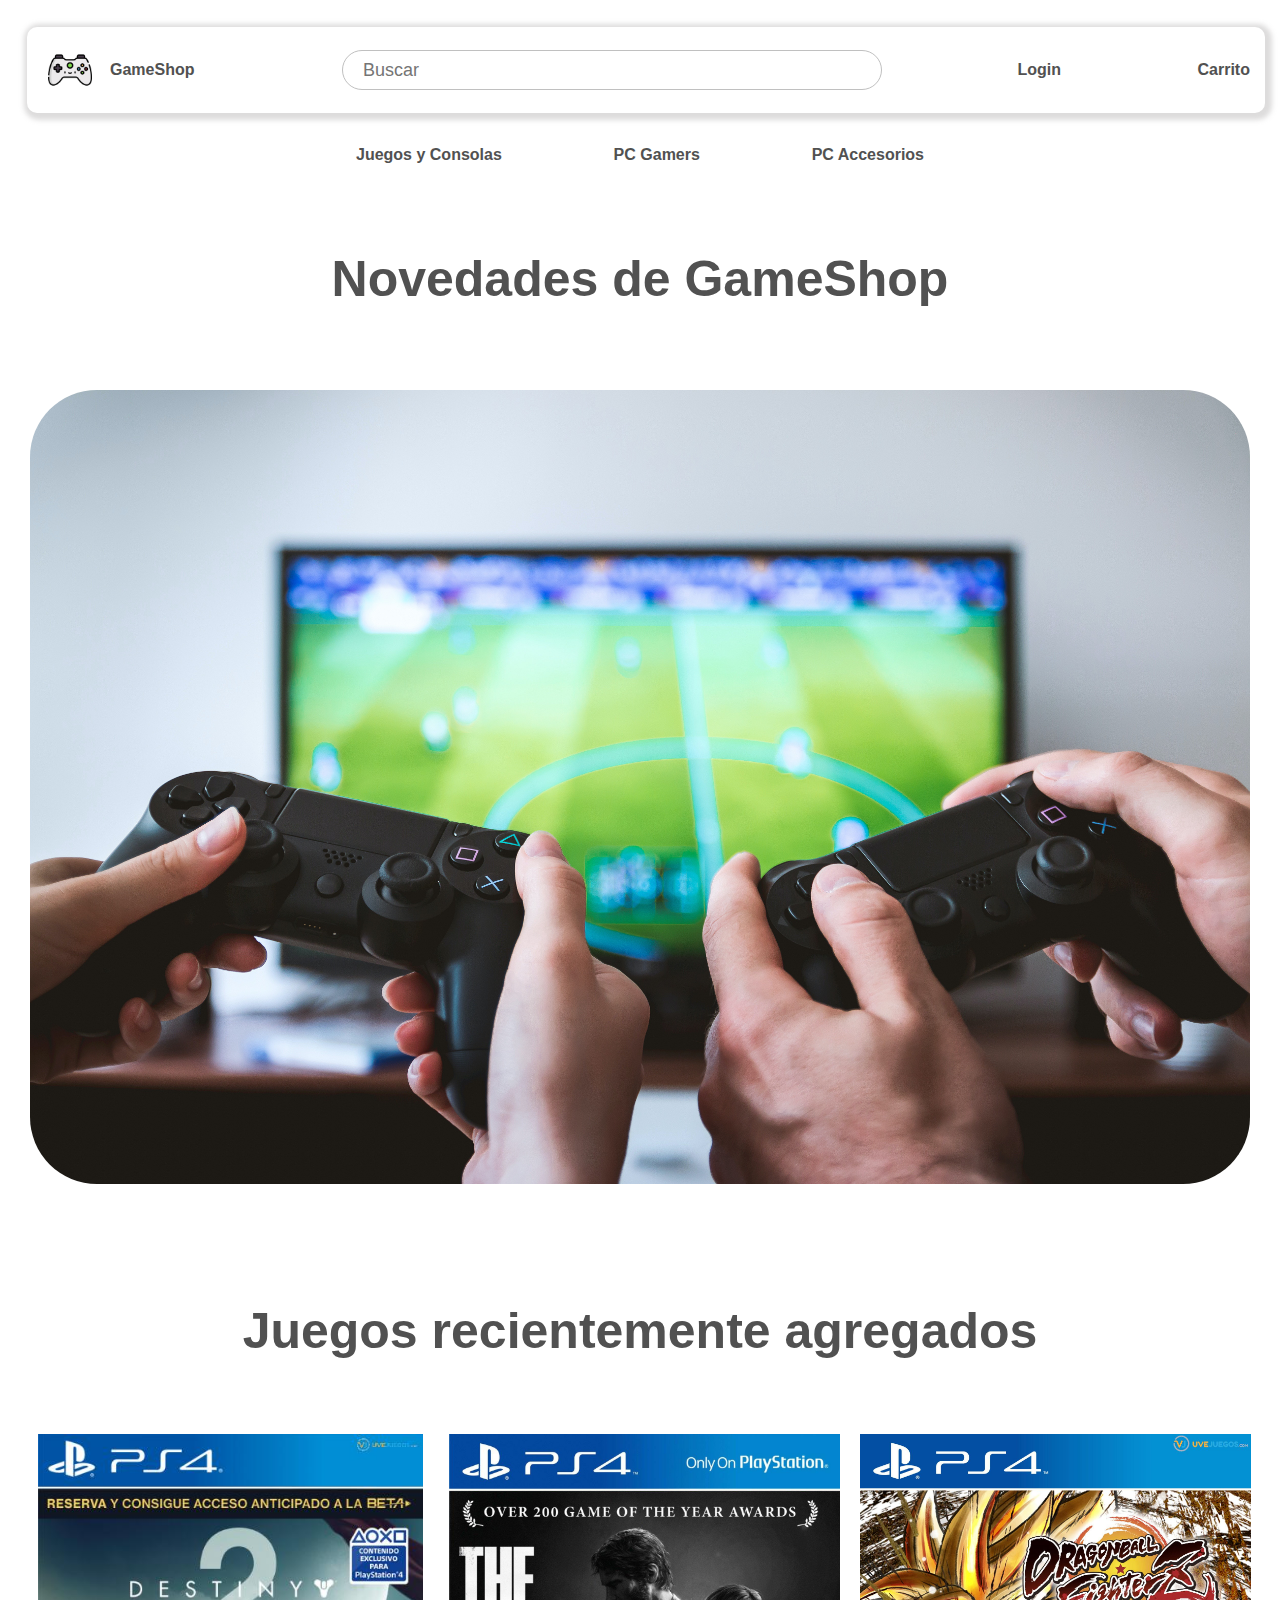
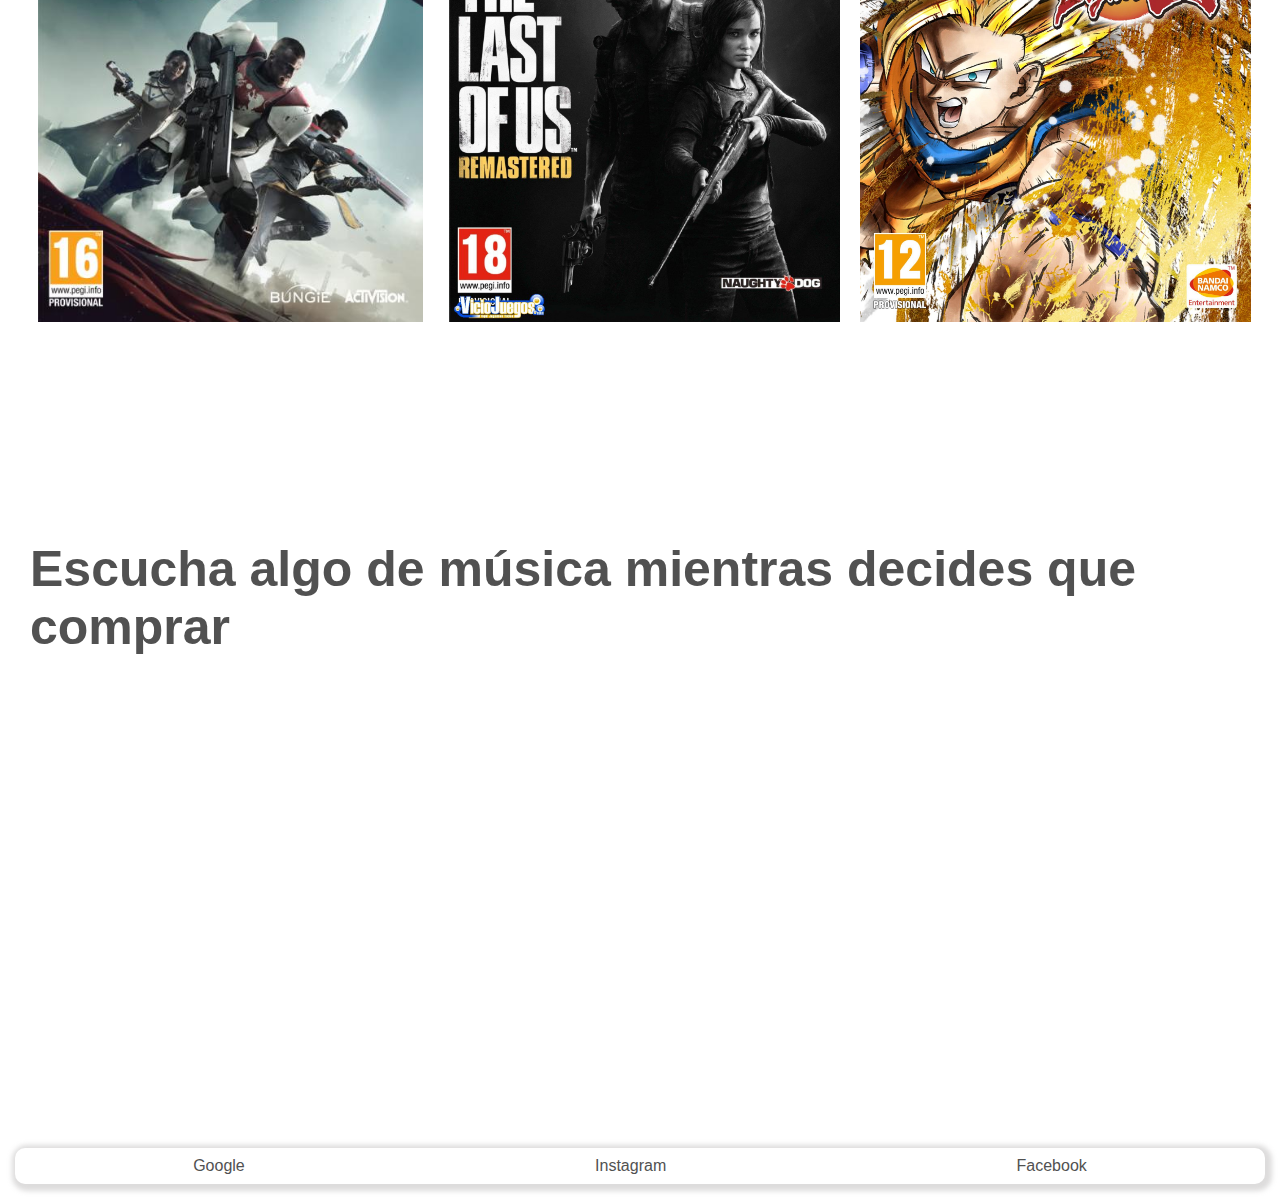
<file: index.html>
<!DOCTYPE html>
<html lang="en">

<head>
    <meta charset="UTF-8">
    <meta http-equiv="X-UA-Compatible" content="IE=edge">
    <meta name="viewport" content="width=device-width, initial-scale=1.0">
    <link rel="shortcut icon" href="./img/1451303.png">
    <link rel="stylesheet" href="./css/estilos.css">
    <title>GameShop</title>
</head>

<body>

    <header class="headerBarra">
        <nav class="nav">

            <ul class="navbar primaria">
                <li>
                    <div class="inicio">
                        <img class="logo" src="./img/1451303.png" alt="Logo">
                        <h4><a href="./index.html">GameShop</a></h4>
                    </div>
                </li>
                <div class="buscar">
                    <input type="text" placeholder="Buscar" required>
                </div>
                <li>
                    <h4 class="lyc">Login</h4>
                </li>
                <li>
                    <h4 class="lyc">Carrito</h4>
                </li>

            </ul>
        </nav>
        <div class="nav2">
            <ul class="nave">
                <li>
                    <h4><a href="./juegos.html">Juegos y Consolas</a></h4>
                </li>

                <li>
                    <h4><a href="./pcgamer.html">PC Gamers</a></h4>
                </li>
                <li>
                    <h4><a href="./pcacceso.html">PC Accesorios</a></h4>
                </li>

            </ul>

        </div>
    </header>



    <main>
        <h1 class="titulo">Novedades de GameShop</h1>
        <div class="imagen2">
            <img class="imagen" src="./img/pexels-jeshootscom-442576.jpg" alt="Amigos">
        </div>
        <div>
            <h4 class="subtite">Juegos recientemente agregados</h4>
        </div>
        <div class="caratulas">
            <div class="imgBox">
                <img class="destiny" src="./img/ps4.png" alt="destiny">
            </div>
            <div class="imgBox">
                <img class="telast" src="./img/TLOU.jpg" alt="telast">
            </div>
            <div class="imgBox">
                <img class="gta" src="./img/Dragon-Ball-FighterZ-PS4.jpg" alt="gta">
            </div>
        </div>
        <div>
            <h4 class="subtite2">Escucha algo de música mientras decides que comprar</h4>
        </div>
        <div class="musica">
            <iframe width="560" height="315" src="https://www.youtube.com/embed/F5tSoaJ93ac"
                title="YouTube video player" frameborder="0"
                allow="accelerometer; autoplay; clipboard-write; encrypted-media; gyroscope; picture-in-picture"
                allowfullscreen></iframe>
        </div>
    </main>
    <footer class="futel">
        <div>
            <a href="https://www.google.com/" target="_blank">Google</a>
        </div>
        <div>
            <a href="#">Instagram</a>
        </div>
        <div>
            <a href="#">Facebook</a>
        </div>
    </footer>

</body>

</html>
</file>
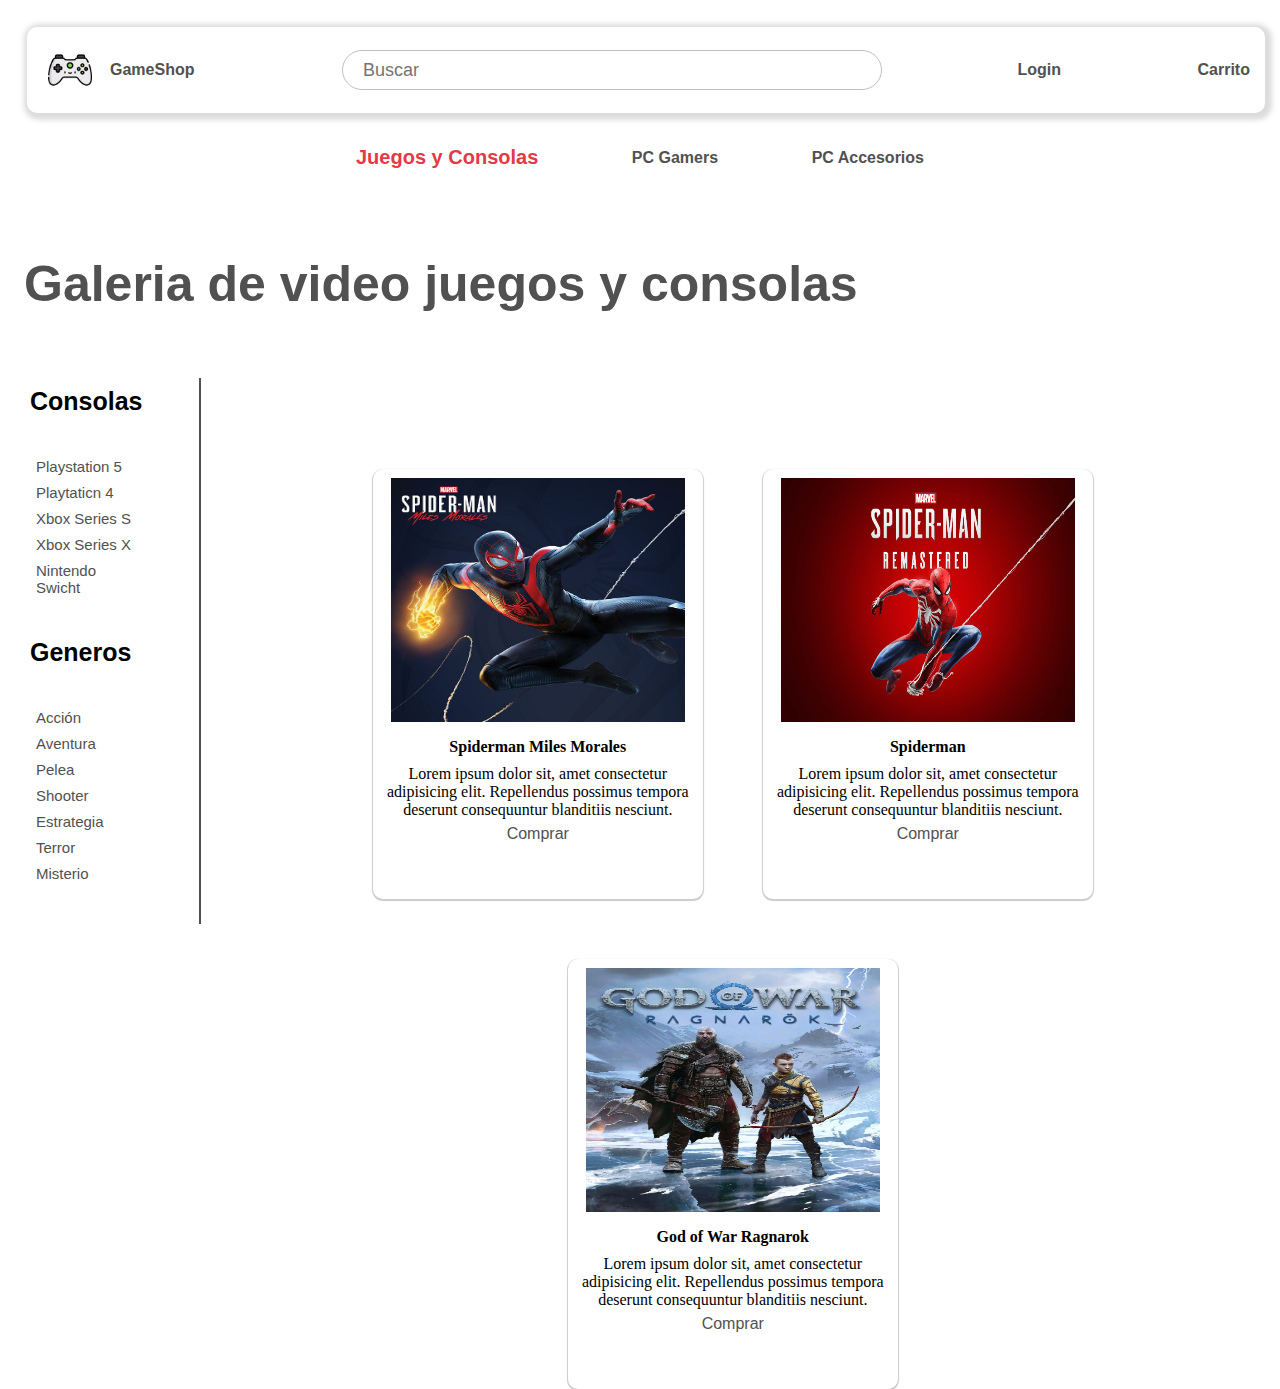
<file: juegos.html>
<!DOCTYPE html>
<html lang="en">

<head>
    <meta charset="UTF-8" />
    <meta http-equiv="X-UA-Compatible" content="IE=edge" />
    <meta name="viewport" content="width=device-width, initial-scale=1.0" />
    <link rel="shortcut icon" href="./img/1451303.png" />
    <link rel="stylesheet" href="./css/juegos.css" />
    <link rel="stylesheet" href="./css/estilos.css" />
    <title>GameShop</title>
</head>

<body>
    <header class="headerBarra">
        <nav class="nav">

            <ul class="navbar primaria">
                <li>
                    <div class="inicio">
                        <img class="logo" src="./img/1451303.png" alt="Logo">
                        <h4><a href="./index.html">GameShop</a></h4>
                    </div>
                </li>
                <div class="buscar">
                    <input type="text" placeholder="Buscar" required>
                </div>
                <li>
                    <h4 class="lyc">Login</h4>
                </li>
                <li>
                    <h4 class="lyc">Carrito</h4>
                </li>

            </ul>
        </nav>
        <div class="nav2">
            <ul class="nave">
                <li>
                    <h4><a href="./juegos.html" class="resaltador">Juegos y Consolas</a></h4>
                </li>

                <li>
                    <h4><a href="./pcgamer.html">PC Gamers</a></h4>
                </li>
                <li>
                    <h4><a href="./pcacceso.html">PC Accesorios</a></h4>
                </li>

            </ul>

        </div>
    </header>
    <div class="tituloflex">
        <h1 class="titulo2">Galeria de video juegos y consolas</h1>
    </div>
    <div class="contenedorPrimario">
    <div class="categoriaflex">
        <h4 class="hache4">Consolas</h4>
        <ul class="categoria">
            <li>Playstation 5</li>
            <li>Playtaticn 4</li>
            <li>Xbox Series S</li>
            <li>Xbox Series X</li>
            <li>Nintendo Swicht</li>
        </ul>
        <h4 class="hache4">Generos</h4>
        <ul class="categoria">
            <li>Acción</li>
            <li>Aventura</li>
            <li>Pelea</li>
            <li>Shooter</li>
            <li>Estrategia</li>
            <li>Terror</li>
            <li>Misterio</li>
        </ul>
    </div>

    <div class="contenedor">
        <div class="card">
            <img src="./img/pinturas-sobre-lienzo-spider-man-miles-morales-electric-fist-swing-i102943.jpg" alt="">
            <h4>Spiderman Miles Morales</h4>
            <p>Lorem ipsum dolor sit, amet consectetur adipisicing elit. Repellendus possimus tempora deserunt
                consequuntur blanditiis nesciunt.</p>
            <a href="#">Comprar</a>
        </div>
        <div class="card">
            <img src="./img/Spiderman-Remastered-PS5.jpg" alt="">
            <h4>Spiderman</h4>
            <p>Lorem ipsum dolor sit, amet consectetur adipisicing elit. Repellendus possimus tempora deserunt
                consequuntur blanditiis nesciunt.</p>
            <a href="#">Comprar</a>
        </div>
        <div class="card">
            <img src="./img/GOW5.png" alt="">
            <h4>God of War Ragnarok</h4>
            <p>Lorem ipsum dolor sit, amet consectetur adipisicing elit. Repellendus possimus tempora deserunt
                consequuntur blanditiis nesciunt.</p>
            <a href="#">Comprar</a>
        </div>
    </div>
</div>
</body>

</html>
</file>
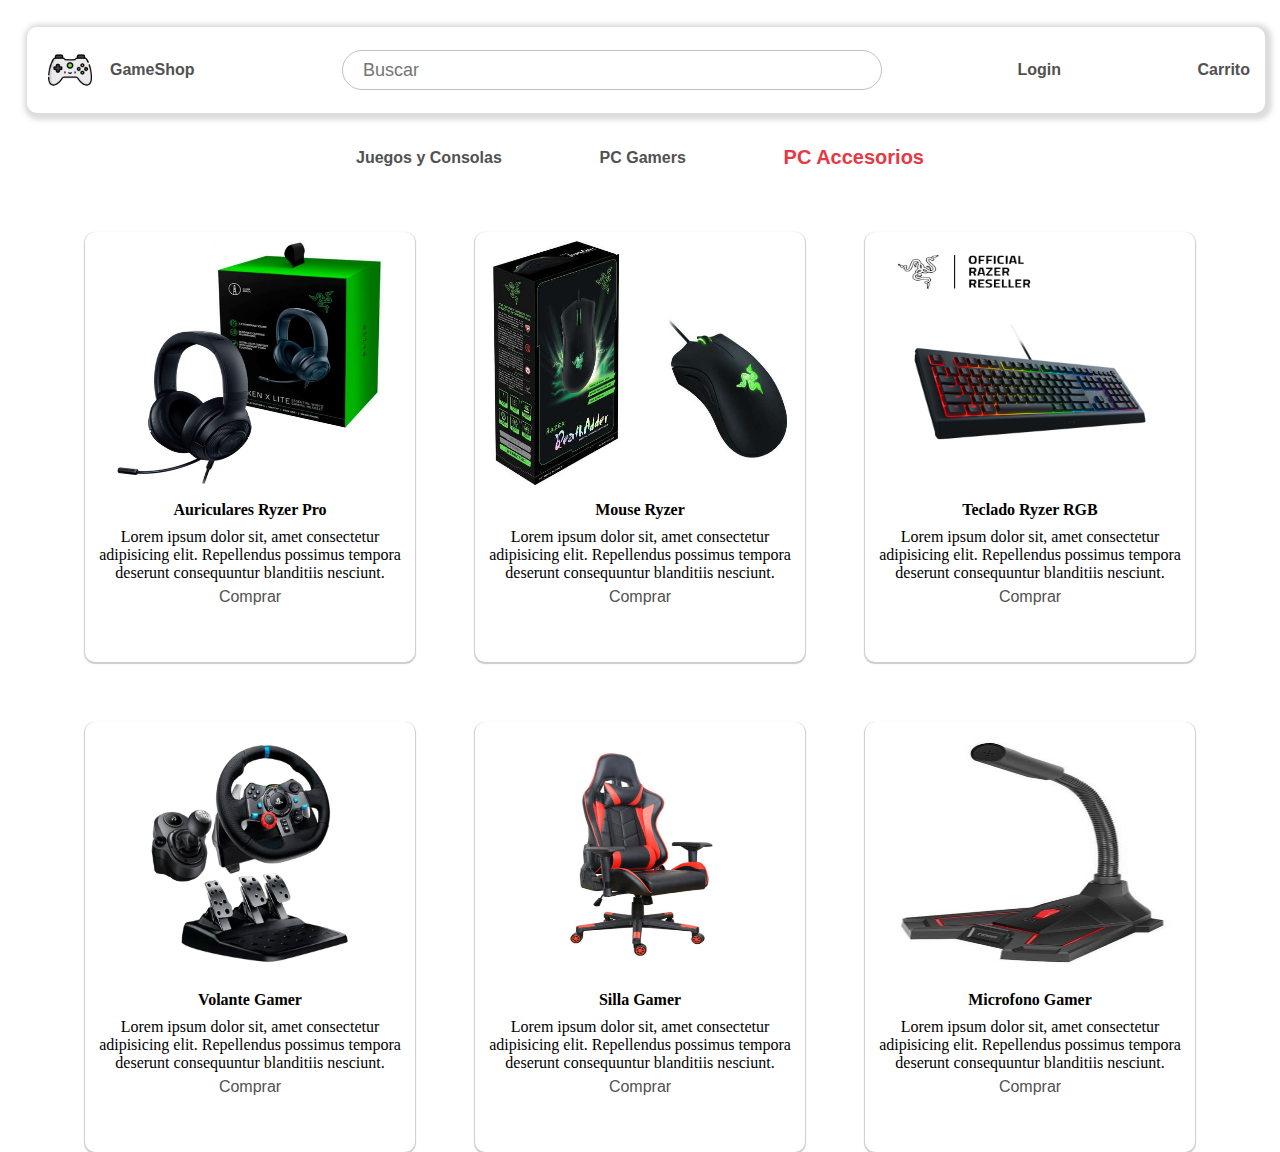
<file: pcacceso.html>
<!DOCTYPE html>
<html lang="en">

<head>
    <meta charset="UTF-8">
    <meta http-equiv="X-UA-Compatible" content="IE=edge">
    <meta name="viewport" content="width=device-width, initial-scale=1.0">
    <link rel="shortcut icon" href="./img/1451303.png">
    <link rel="stylesheet" href="./css/estilos.css">
    <link rel="stylesheet" href="./css/accesorios.css">
    <title>GameShop</title>
</head>

<body>
    <header class="headerBarra">
        <nav class="nav">

            <ul class="navbar primaria">
                <li>
                    <div class="inicio">
                        <img class="logo" src="./img/1451303.png" alt="Logo">
                        <h4><a href="./index.html">GameShop</a></h4>
                    </div>
                </li>
                <div class="buscar">
                    <input type="text" placeholder="Buscar" required>
                </div>
                <li>
                    <h4 class="lyc">Login</h4>
                </li>
                <li>
                    <h4 class="lyc">Carrito</h4>
                </li>

            </ul>
        </nav>
        <div class="nav2">
            <ul class="nave">
                <li>
                    <h4><a href="./juegos.html">Juegos y Consolas</a></h4>
                </li>

                <li>
                    <h4><a href="./pcgamer.html">PC Gamers</a></h4>
                </li>
                <li>
                    <h4><a href="./pcacceso.html" class="resaltador">PC Accesorios</a></h4>
                </li>

            </ul>

        </div>
    </header>
    
    <div class="contenedor">
        <div class="card">
            <img src="./img/acc1.jpg" alt="">
            <h4>Auriculares Ryzer Pro</h4>
            <p>Lorem ipsum dolor sit, amet consectetur adipisicing elit. Repellendus possimus tempora deserunt
                consequuntur blanditiis nesciunt.</p>
            <a href="#">Comprar</a>
        </div>
        <div class="card">
            <img src="./img/acc2.jpg" alt="">
            <h4>Mouse Ryzer</h4>
            <p>Lorem ipsum dolor sit, amet consectetur adipisicing elit. Repellendus possimus tempora deserunt
                consequuntur blanditiis nesciunt.</p>
            <a href="#">Comprar</a>
        </div>
        <div class="card">
            <img src="./img/acc3.jpg" alt="">
            <h4>Teclado Ryzer RGB</h4>
            <p>Lorem ipsum dolor sit, amet consectetur adipisicing elit. Repellendus possimus tempora deserunt
                consequuntur blanditiis nesciunt.</p>
            <a href="#">Comprar</a>
        </div>
        <div class="card">
            <img src="./img/acc4.jpg" alt="">
            <h4>Volante Gamer</h4>
            <p>Lorem ipsum dolor sit, amet consectetur adipisicing elit. Repellendus possimus tempora deserunt
                consequuntur blanditiis nesciunt.</p>
            <a href="#">Comprar</a>
        </div>
        <div class="card">
            <img src="./img/acc5.jpg" alt="">
            <h4>Silla Gamer</h4>
            <p>Lorem ipsum dolor sit, amet consectetur adipisicing elit. Repellendus possimus tempora deserunt
                consequuntur blanditiis nesciunt.</p>
            <a href="#">Comprar</a>
        </div>
        <div class="card">
            <img src="./img/acc6.jpg" alt="">
            <h4>Microfono Gamer</h4>
            <p>Lorem ipsum dolor sit, amet consectetur adipisicing elit. Repellendus possimus tempora deserunt
                consequuntur blanditiis nesciunt.</p>
            <a href="#">Comprar</a>
        </div>
    </div>
        
    </body>
</file>
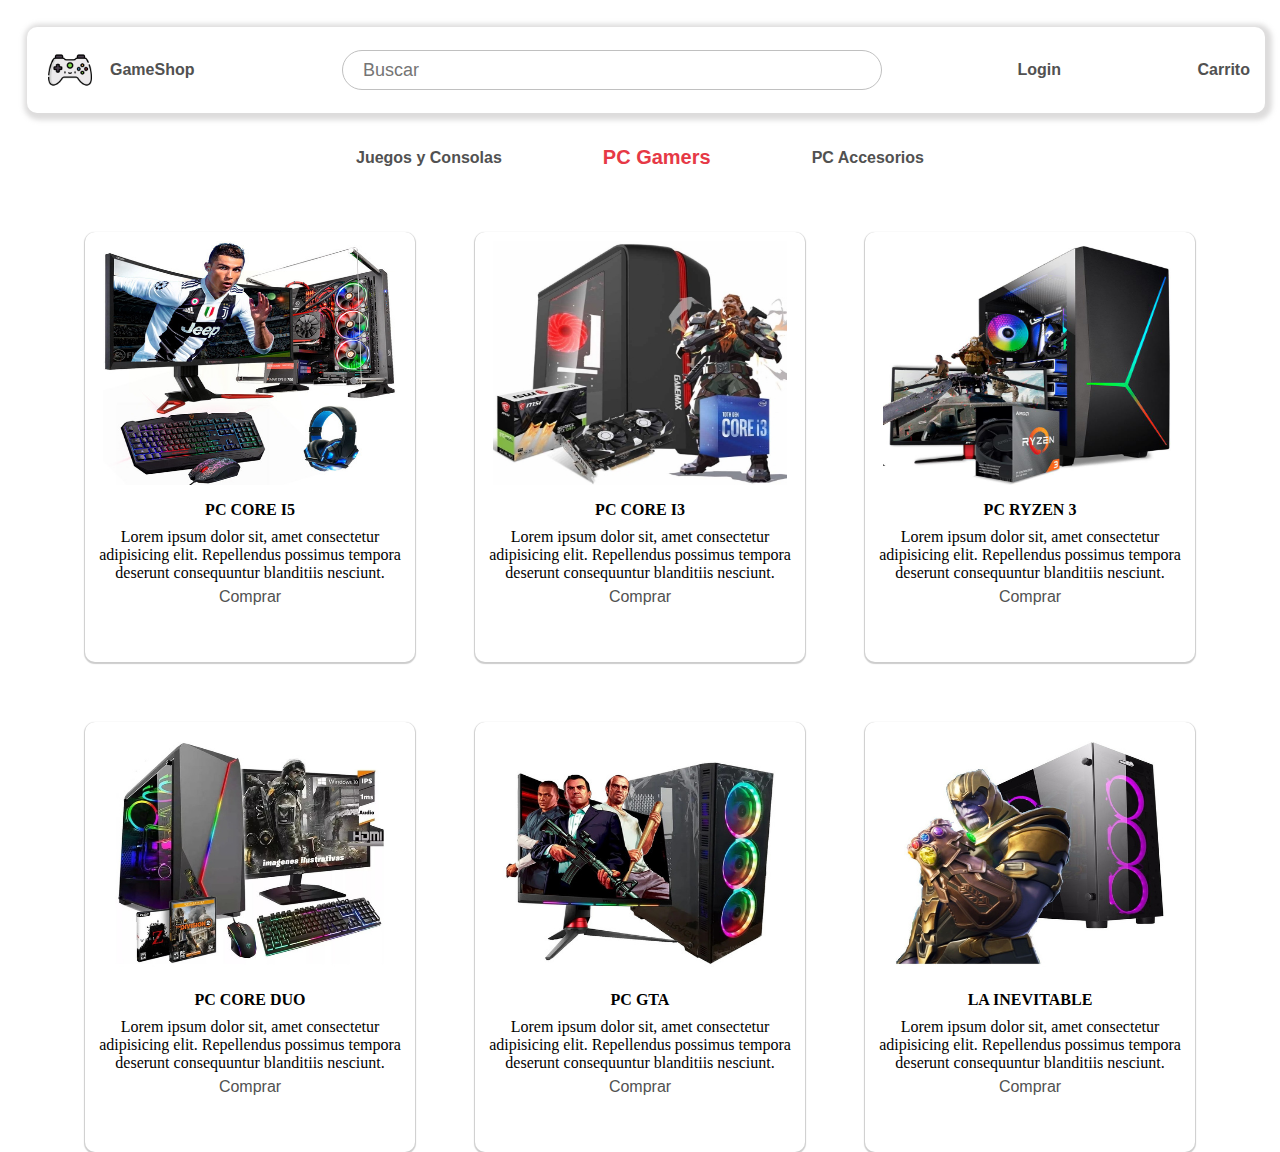
<file: pcgamer.html>
<!DOCTYPE html>
<html lang="en">

<head>
    <meta charset="UTF-8">
    <meta http-equiv="X-UA-Compatible" content="IE=edge">
    <meta name="viewport" content="width=device-width, initial-scale=1.0">
    <link rel="shortcut icon" href="./img/1451303.png">
    <link rel="stylesheet" href="./css/estilos.css">
    <link rel="stylesheet" href="./css/pcgamer.css">
    <title>GameShop</title>
</head>

<body>
    <header class="headerBarra">
        <nav class="nav">

            <ul class="navbar primaria">
                <li>
                    <div class="inicio">
                        <img class="logo" src="./img/1451303.png" alt="Logo">
                        <h4><a href="./index.html">GameShop</a></h4>
                    </div>
                </li>
                <div class="buscar">
                    <input type="text" placeholder="Buscar" required>
                </div>
                <li>
                    <h4 class="lyc">Login</h4>
                </li>
                <li>
                    <h4 class="lyc">Carrito</h4>
                </li>

            </ul>
        </nav>
        <div class="nav2">
            <ul class="nave">
                <li>
                    <h4><a href="./juegos.html">Juegos y Consolas</a></h4>
                </li>

                <li>
                    <h4><a href="./pcgamer.html" class="resaltador">PC Gamers</a></h4>
                </li>
                <li>
                    <h4><a href="./pcacceso.html">PC Accesorios</a></h4>
                </li>

            </ul>

        </div>
    </header>
    
    <div class="contenedor">
        <div class="card">
            <img src="./img/pc1.jpg" alt="">
            <h4>PC CORE I5</h4>
            <p>Lorem ipsum dolor sit, amet consectetur adipisicing elit. Repellendus possimus tempora deserunt
                consequuntur blanditiis nesciunt.</p>
            <a href="#">Comprar</a>
        </div>
        <div class="card">
            <img src="./img/pc2.jpg" alt="">
            <h4>PC CORE I3</h4>
            <p>Lorem ipsum dolor sit, amet consectetur adipisicing elit. Repellendus possimus tempora deserunt
                consequuntur blanditiis nesciunt.</p>
            <a href="#">Comprar</a>
        </div>
        <div class="card">
            <img src="./img/pc3.jpg" alt="">
            <h4>PC RYZEN 3</h4>
            <p>Lorem ipsum dolor sit, amet consectetur adipisicing elit. Repellendus possimus tempora deserunt
                consequuntur blanditiis nesciunt.</p>
            <a href="#">Comprar</a>
        </div>
        <div class="card">
            <img src="./img/pc4.jpg" alt="">
            <h4>PC CORE DUO</h4>
            <p>Lorem ipsum dolor sit, amet consectetur adipisicing elit. Repellendus possimus tempora deserunt
                consequuntur blanditiis nesciunt.</p>
            <a href="#">Comprar</a>
        </div>
        <div class="card">
            <img src="./img/pc5.jpg" alt="">
            <h4>PC GTA</h4>
            <p>Lorem ipsum dolor sit, amet consectetur adipisicing elit. Repellendus possimus tempora deserunt
                consequuntur blanditiis nesciunt.</p>
            <a href="#">Comprar</a>
        </div>
        <div class="card">
            <img src="./img/pc6.jpg" alt="">
            <h4>LA INEVITABLE</h4>
            <p>Lorem ipsum dolor sit, amet consectetur adipisicing elit. Repellendus possimus tempora deserunt
                consequuntur blanditiis nesciunt.</p>
            <a href="#">Comprar</a>
        </div>
    </div>
</div>
        
    </body>
</file>
<file: css/estilos.css>
* {
    padding: 3px;
    margin: 3px;
    box-sizing: border-box;
}


.titulo {
    color: #515151;
    font-family: Arial, Helvetica, sans-serif;
    font-size: 50px;
    display: flex;
    justify-content: center;
    margin-top: 50px;
    animation-name: animation;
    animation-duration: 3s;
    animation-iteration-count: infinite;
}

@keyframes animation{
    0% {
        transform: scale(1);
    }

    50% {
        transform: scale(1.2);
    }

    100% {
            transform: scale(1);
        }
    }


.navbar {
    border-radius: 10px;
    box-shadow: 2px 2px 5px 5px #d3d1d1c4;
    display: flex;
    justify-content: space-between;
    align-items: center;
}

.nave {
    display: flex;
    justify-content: space-between;
    align-items: center;
}

.buscar {
    /* position: absolute; */
    padding: 5px;


}

.buscar input {
    width: 540px;
    height: 40px;
    padding: 0 20px;
    font-size: 18px;
    /* color: #515151; */
    outline: none;
    border: 1px solid silver;
    border-radius: 30px;
}

.lyc {
    color: #515151;
    font-family: Arial, Helvetica, sans-serif;
}




.primaria {
    width: 100%;
    display: flex;
    justify-content: space-between;

}

a {
    text-decoration: none;
    color: #515151;
    font-family: Arial, Helvetica, sans-serif
}

a:hover {
    color: #e63946;
    background-color: #eeb6ba;
    border-radius: 10px;
}


li {
    list-style-type: none;
}



.logo {
    height: 50px;
    width: 50px;


}

.headerBarra {
    display: flex;
    flex-direction: column;

}

.nav {
    width: 100%;


}

.nav2 {
    width: 50%;
    align-self: center;

}

.futel {
    display: flex;
    justify-content: space-around;
    border-radius: 10px;
    box-shadow: 2px 2px 5px 5px #d3d1d1c4;
    margin-top: 50px;

}

.inicio {
    display: flex;
    align-items: center;
}

.imagen {
    height: 800px;
    width: 4000px;
    margin-top: 70px;
    margin-bottom: 100px;
    border-radius: 70px;
}

.imagen2 {
    display: flex;
    /* align-items: center; */
    justify-content: center;
}

.caratulas {
    display: flex;
    justify-content: space-around;
}

.imgBox {

    height: 500px;
    width: 400px;
}

.destiny {
    /* width:100%; */
    height: 100%;
}

.telast {
    height: 100%;
    /* width: 100%; */
}

.gta {
    height: 100%;
    /* width: 100%; */
}

.musica {
    display: flex;
    justify-content: center;
    margin-top: 100px;
}

.subtite {
    color: #515151;
    font-family: Arial, Helvetica, sans-serif;
    font-size: 50px;
    display: flex;
    justify-content: center;
    margin-bottom: 50px;

}

.subtite2 {
    color: #515151;
    font-family: Arial, Helvetica, sans-serif;
    font-size: 50px;
    display: flex;
    justify-content: center;
    margin-top: 200px;
}

.resaltador {
    color: #e63946;
    font-size: 20px;

}
</file>
<file: css/juegos.css>
.titulo2 {
        color: #515151;
        font-family: Arial, Helvetica, sans-serif;
        font-size: 50px;
        display: flex;
        justify-content: center;
        margin-top: 50px;
        margin-bottom: 50px;
    }
    
    .tituloflex{
        display: flex;
    }

    .contenedorPrimario{
        display: flex;
        align-items: center;
    }

  .hache4 {
      color: #000000;
      font-family: Arial, Helvetica, sans-serif;
      font-size: 25px;
  }

  .categoria {
      color: #515151;
      font-size: 15px;
      font-family: Arial, Helvetica, sans-serif;
      margin-top: 30px;
      margin-bottom: 30px;

  }

  .categoriaflex{
      border-right: solid #515151 2px;
      padding-right: 50px;
  }

.contenedor {
    width: 100%;
    max-width: 1200px;
    height: 430px;
    display: flex;
    flex-wrap: wrap;
    justify-content: center;
    margin: auto;
}

.contenedor .card {
    width: 330px;
    height: 430px;
    border-radius: 10px;
    box-shadow: 0 1px 1px 1px rgba(0, 0, 0, 0.2);
    overflow: hidden;
    margin: 30px;
    text-align: center;
    transition: all 0.25s;
}

.contenedor .card:hover{
    transform: translateY(-15px);
    box-shadow: 0 12px 16px rgba(0, 0, 0, 0.2);

}

.contenedor .card img{
    width: 300px;
    height: 250px;
    
    
}
</file>
<file: css/accesorios.css>
.contenedor {
    width: 100%;
    max-width: 1200px;
    height: 430px;
    display: flex;
    flex-wrap: wrap;
    justify-content: center;
    margin: auto;
}

.contenedor .card {
    width: 330px;
    height: 430px;
    border-radius: 10px;
    box-shadow: 0 1px 1px 1px rgba(0, 0, 0, 0.2);
    overflow: hidden;
    margin: 30px;
    text-align: center;
    transition: all 0.25s;
}

.contenedor .card:hover{
    transform: translateY(-15px);
    box-shadow: 0 12px 16px rgba(0, 0, 0, 0.2);

}

.contenedor .card img{
    width: 300px;
    height: 250px;
    
    
}
</file>
<file: css/pcgamer.css>
.contenedor {
    width: 100%;
    max-width: 1200px;
    height: 430px;
    display: flex;
    flex-wrap: wrap;
    justify-content: center;
    margin: auto;
}

.contenedor .card {
    width: 330px;
    height: 430px;
    border-radius: 10px;
    box-shadow: 0 1px 1px 1px rgba(0, 0, 0, 0.2);
    overflow: hidden;
    margin: 30px;
    text-align: center;
    transition: all 0.25s;
}

.contenedor .card:hover{
    transform: translateY(-15px);
    box-shadow: 0 12px 16px rgba(0, 0, 0, 0.2);

}

.contenedor .card img{
    width: 300px;
    height: 250px;
    
    
}
</file>
